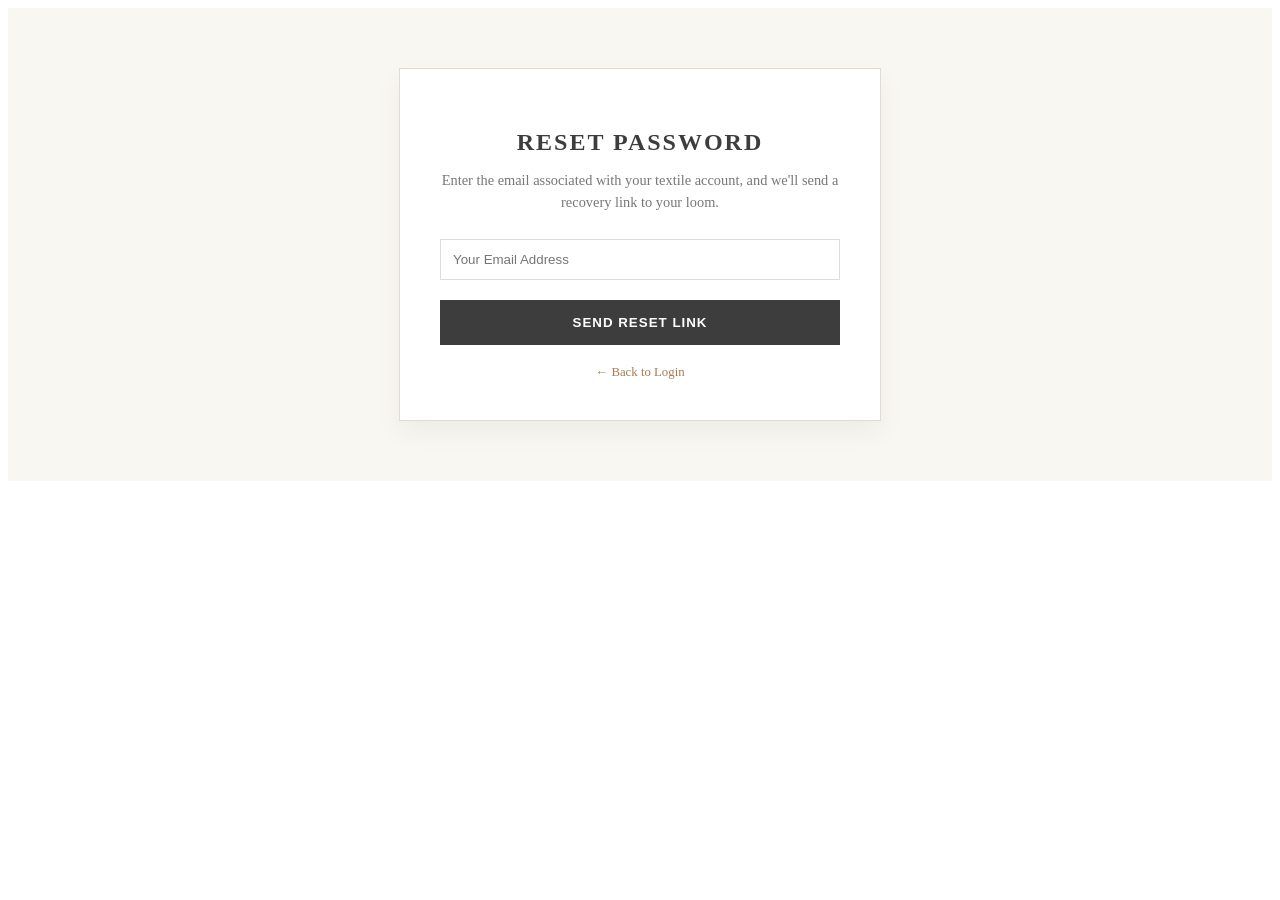
<file: fgtpass.html>
<!DOCTYPE html>
<html lang="en">

<head>
    <style>
        :root {
            --textile-gold: #a67c52;
            --weaving-charcoal: #3d3d3d;
            --linen-white: #ffffff;
        }

        .cta-container {
            display: flex;
            justify-content: center;
            align-items: center;
            padding: 60px 20px;
            background-color: #f9f7f2;
            /* Soft fabric background */
        }

        .forgot-card {
            background: var(--linen-white);
            max-width: 400px;
            width: 100%;
            padding: 40px;
            text-align: center;
            border: 1px solid #e0dcd0;
            box-shadow: 0 10px 25px rgba(0, 0, 0, 0.05);
        }

        .forgot-card h2 {
            font-family: 'Georgia', serif;
            color: var(--weaving-charcoal);
            text-transform: uppercase;
            letter-spacing: 2px;
            margin-bottom: 10px;
        }

        .forgot-card p {
            font-size: 0.9rem;
            color: #777;
            margin-bottom: 25px;
            line-height: 1.5;
        }

        .forgot-card input[type="email"] {
            width: 100%;
            padding: 12px;
            margin-bottom: 20px;
            border: 1px solid #ddd;
            box-sizing: border-box;
            font-family: sans-serif;
        }

        .forgot-card input:focus {
            outline: none;
            border-color: var(--textile-gold);
        }

        .btn-reset {
            background: var(--weaving-charcoal);
            color: white;
            border: none;
            padding: 15px;
            width: 100%;
            text-transform: uppercase;
            font-weight: bold;
            letter-spacing: 1px;
            cursor: pointer;
            transition: 0.3s ease;
        }

        .btn-reset:hover {
            background: var(--textile-gold);
        }

        .back-link {
            display: inline-block;
            margin-top: 20px;
            font-size: 0.8rem;
            color: var(--textile-gold);
            text-decoration: none;
        }

        .back-link:hover {
            text-decoration: underline;
        }
    </style>
</head>

<body>

    <div class="cta-container">
        <div class="forgot-card">
            <h2>Reset Password</h2>
            <p>Enter the email associated with your textile account, and we'll send a recovery link to your loom.</p>

            <form action="/request-reset" method="POST">
                <input type="email" name="email" placeholder="Your Email Address" required>
                <button type="submit" class="btn-reset">Send Reset Link</button>
            </form>

            <a href="/login" class="back-link">← Back to Login</a>
        </div>
    </div>

</body>

</html>
</file>
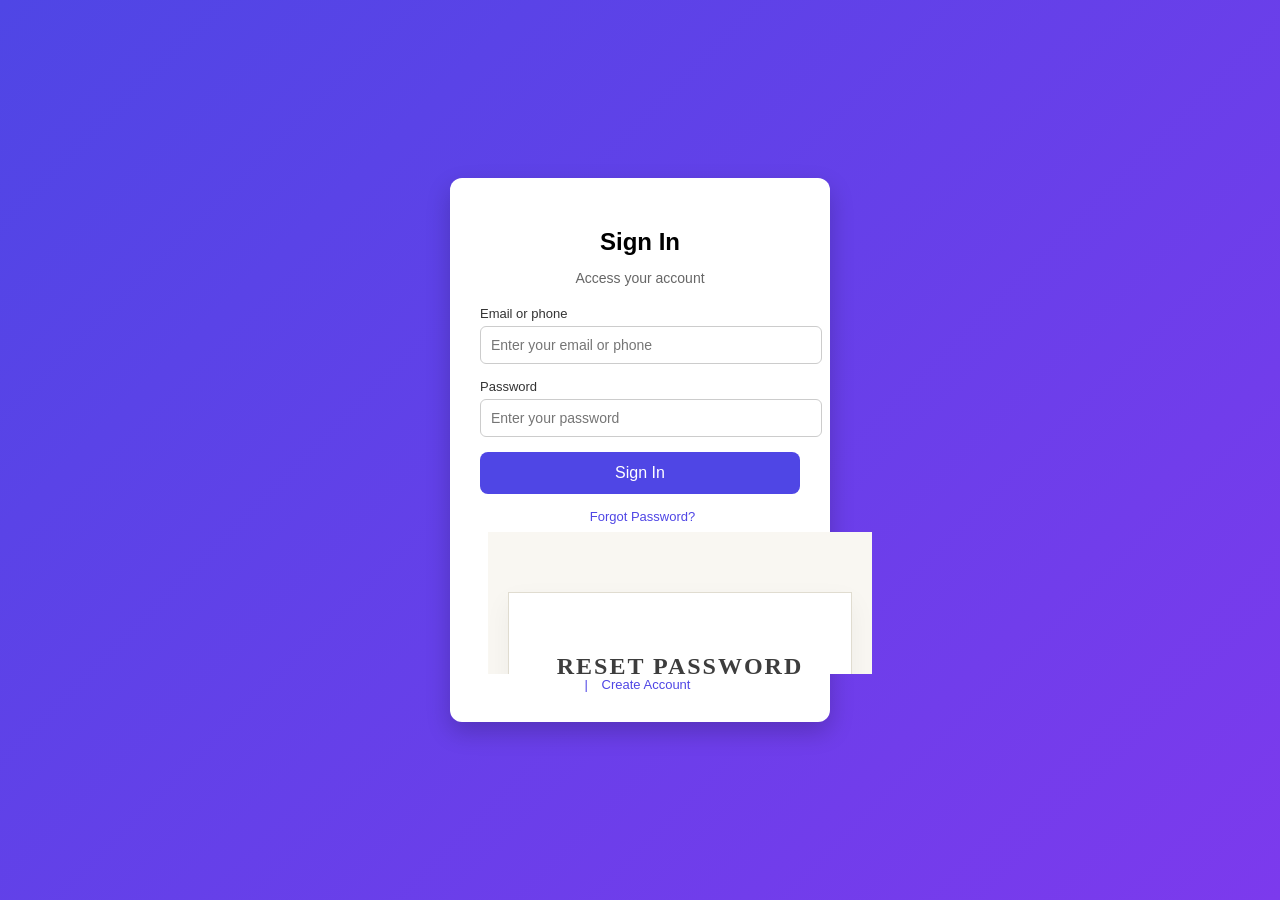
<file: formai.html>
<!DOCTYPE html>
<html lang="en">

<head>
  <meta charset="UTF-8">
  <meta name="viewport" content="width=device-width, initial-scale=1.0">
  <title>Document</title>
</head>

<body>
  <style>
    body {
      margin: 0;
      font-family: Arial, sans-serif;
      background: linear-gradient(135deg, #4f46e5, #7c3aed);
      height: 100vh;
      display: flex;
      justify-content: center;
      align-items: center;
    }

    .form-container {
      background: #fff;
      padding: 30px;
      border-radius: 12px;
      width: 320px;
      box-shadow: 0 10px 25px rgba(0, 0, 0, 0.2);
      text-align: center;
    }

    .form-container h2 {
      margin-bottom: 10px;
    }

    .form-container p {
      font-size: 14px;
      color: #666;
      margin-bottom: 20px;
    }

    .input-group {
      margin-bottom: 15px;
      text-align: left;
    }

    .input-group label {
      font-size: 13px;
      color: #333;
      display: block;
      margin-bottom: 5px;
    }

    .input-group input {
      width: 100%;
      padding: 10px;
      border-radius: 6px;
      border: 1px solid #ccc;
      font-size: 14px;
    }

    .signin-btn {
      width: 100%;
      background: #4f46e5;
      color: #fff;
      border: none;
      padding: 12px;
      font-size: 16px;
      border-radius: 8px;
      cursor: pointer;
      transition: 0.3s;
    }

    .signin-btn:hover {
      background: #4338ca;
    }

    .extra-links {
      margin-top: 15px;
      font-size: 13px;
    }

    .extra-links a {
      color: #4f46e5;
      text-decoration: none;
      margin: 0 5px;
    }
  </style>
  </head>

  <body>

    <div class="form-container">
      <h2>Sign In</h2>
      <p>Access your account</p>

      <form>
        <div class="input-group">
          <label>Email or phone</label>
          <input type="email" placeholder="Enter your email or phone" required>
        </div>

        <div class="input-group">
          <label>Password</label>
          <input type="password" placeholder="Enter your password" required>
        </div>

        <button type="submit" class="signin-btn">Sign In</button>
      </form>

      <div class="extra-links">
        <a href="#">Forgot Password? <iframe src="fgtpass.html" frameborder="0" style="width:400px;"></iframe>|</a>

        <a href="#">Create Account</a>
      </div>
    </div>

  </body>

</html>

</html>
</file>
